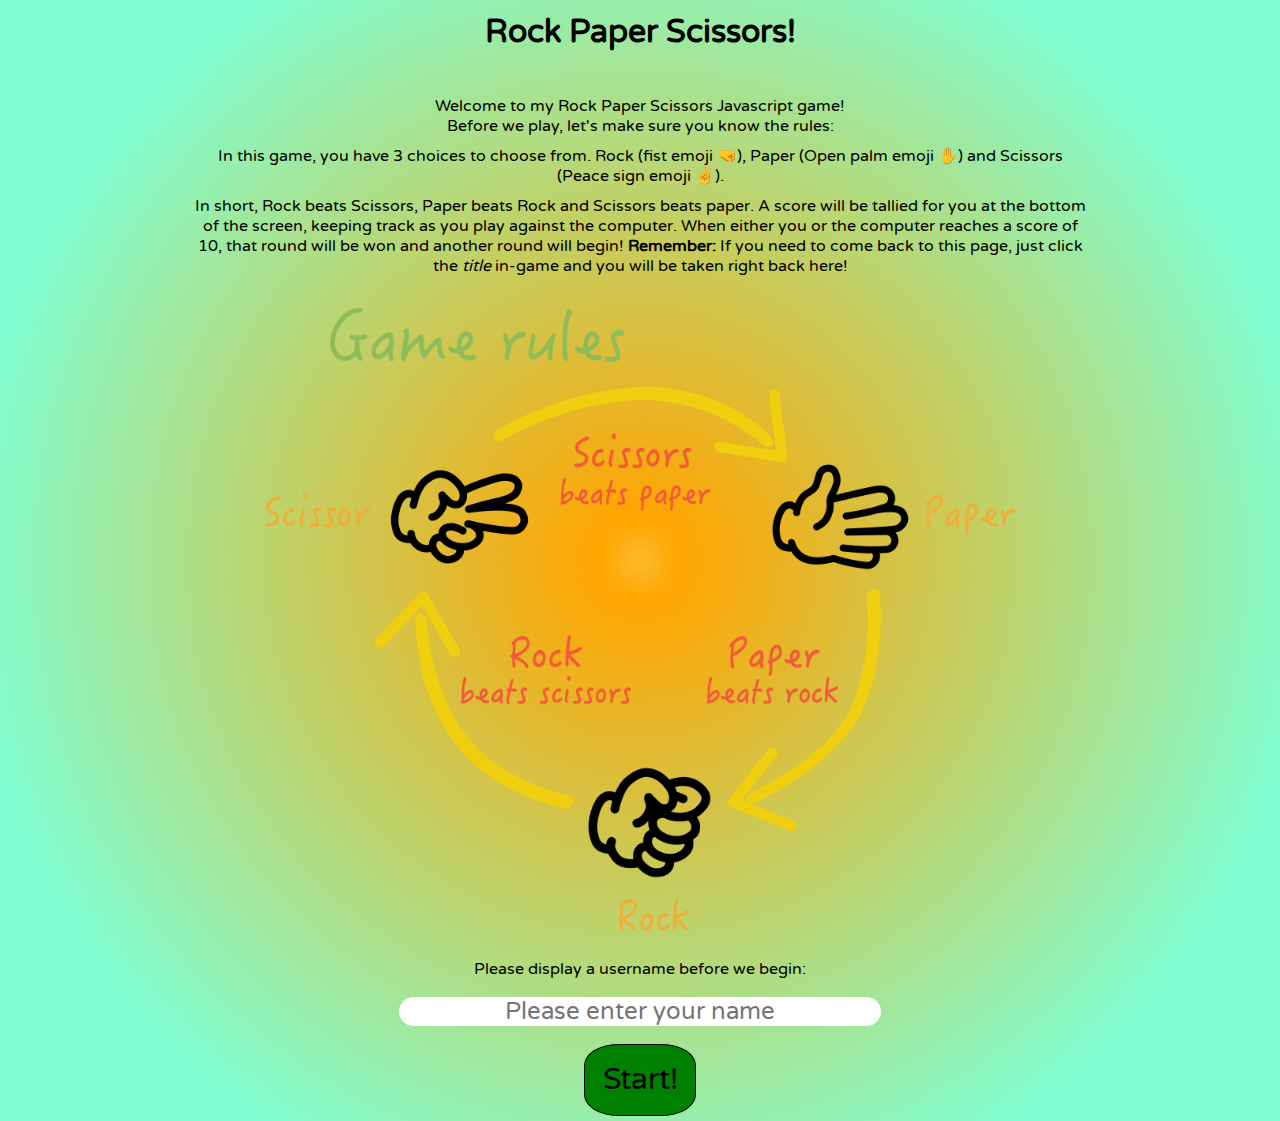
<file: index.html>
<!DOCTYPE html>
<html lang="en">

<head>
    <meta charset="UTF-8">
    <meta http-equiv="X-UA-Compatible" content="IE=edge">
    <meta name="viewport" content="width=device-width, initial-scale=1.0">
    <meta name="description" content="A simple game of Rock, Paper, Scissors!">
    <meta name="keywords" content="rockpaperscissors, game, javascriptgame">
    <!-- CSS Stylesheet link -->
    <link rel="stylesheet" href="./assets/css/style.css">
    <title>Rock-Paper-Scissors</title>
    <!-- Favicon icons -->
    <link rel="apple-touch-icon" sizes="180x180" href="assets/images/favicon_io/apple-touch-icon.png">
    <link rel="icon" type="image/png" sizes="32x32" href="assets/images/favicon_io/favicon-32x32.png">
    <link rel="icon" type="image/png" sizes="16x16" href="assets/images/favicon_io/favicon-16x16.png">
    <link rel="manifest" href="assets/images/favicon_io/site.webmanifest">
</head>
<!-- Start Page that user first sees when website is opened-->

<body>
    <div id="start-page">
        <h1 id="home-h">Rock Paper Scissors! </h1>
        <p class="home-p">Welcome to my Rock Paper Scissors Javascript game! <br>
            Before we play, let's make sure you know the rules:
        </p>
        <p class="home-p">In this game, you have 3 choices to choose from. Rock (fist emoji 🤜), Paper (Open palm emoji
            ✋) and Scissors (Peace sign emoji ✌️). <br>
            <p class="home-p">In short, Rock beats Scissors, Paper beats Rock and Scissors beats paper. A score will be
                tallied for you at the bottom of the screen, keeping track as you play against the computer. When either
                you or the computer reaches a score of 10, that round will be won and another round will begin!

                <b>Remember:</b> If you need to come back to this page, just click the <em>title</em> in-game and you
                will be taken right back here!
            </p>
            <img src="assets/images/rock-paper-scissors-game-rules.png"
                alt="Diagram showing rule of Rock, Paper, Scissors.">
            <p class="home-p">Please display a username before we begin:</p>
            <div id="div-input">
                <input id="u-name" type="text" maxlength="15" placeholder="Please enter your name" name="username"
                    aria-label="Enter-Username">
            </div>
            <!--Start game div/button-->
            <div id="start-game">Start!</div>
    </div>
    <!-- End of Start Page section -->

    <!-- Modal for round win/loss -->
    <div id="modal" class="modal-outer">
        <span id="close-modal">x</span>
        <div class="modal-inner">
            <p id="modalpara"></p>
        </div>
    </div>
    <!-- End of Modal code -->

    
    <!-- Main Game section-->
    <main id="main">
        <!-- Clicking the h1 on the Main Game Page switches back to Start Page-->
        <h1 id="link">Rock Paper Scissors!</h1>
        <div class="content-block">
            <h2 class="subheading"> Choose Your Weapon!</h2>
            <div class="block">
                <!-- In-game player choices-->
                <div id="rock" class="item items">🤜</div>
                <div id="paper" class="item items">✋</div>
                <div id="scissors" class="item items">✌️</div>
            </div>
        </div>
        <!-- Player vs Computer bar-->
        <div class="content-block">
            <div class="block">
                <div id="username" class="player">User</div>
                <div class="vs">vs</div>
                <div class="player">Comp</div>
            </div>
        </div>

        <!-- The game-arena -->
        <div class="content-block">
            <div class="block">
                <div id="user" class="arena-block"></div>
                <div id="comp" class="arena-block"></div>
            </div>
        </div>
        <!-- The WIN/LOSE/DRAW Banner that displays after each user choice-->
        <div id="wl"></div>
        <!-- The match scoreboard-->
        <div class="content-block">
            <div class="block block-score">
                <div id="user-score">User </div>
                <div class="blocktwo" id="score"><span id="u-score">0</span>:<span id="c-score">0</span></div>
                <div id="comp-score"> Comp</div>
            </div>
        </div>
        <!-- The rounds scoreboard -->
        <label id="rounds-label">Rounds</label>
        <div id="rounds"><span id="u-rounds">0</span>:<span id="c-rounds">0</span></div>
        <!-- The Game Reset div/button-->
        <div id="reset">Reset</div>
    </main>

    <!-- Javascript file link-->
    <script src="./assets/javascript/style.js"></script>
</body>

</html>
</file>
<file: assets/css/style.css>
/*-- Fonts Import url --*/
@import url('https://fonts.googleapis.com/css2?family=Lora:wght@500&family=Roboto:wght@300&family=Varela+Round&display=swap');

/*-- Page and Body generic styling --*/
* {
    margin: 0;
    padding: 0;
    border: none;
    font-family: 'Varela Round', sans-serif;
}

body {
    background-image: radial-gradient(circle, #fdbb2d 0%, orange 5%, aquamarine 80%);
}

/*-- Home Page Styling Section --*/
#home-h {
    padding-bottom: 40px;
}

.home-p {
    text-align: center;
    margin: 0 auto;
    max-width: 70vw;
    padding: 5px;
}

img {
    display: block;
    margin-left: auto;
    margin-right: auto;
    width: 60%;
}

#div-input {
    padding: 1%;
    margin-bottom: 5px;
}

input {
    display: block;
    margin: 0 auto;
    font-size: 24px;
    width: calc(20% - 20px);
    text-align: center;
    border-radius: 50px;
}


#start-game {
    width: 110px;
    height: 70px;
    background-color: green;
    display: flex;
    justify-content: center;
    align-items: center;
    text-decoration: none;
    border-radius: 30%;
    border: 1px solid black;
    color: black;
    font-size: 30px;
    margin: auto;
    cursor: pointer;
    margin-bottom: 5px;
}

#start-game:hover {
    background-color: lightgreen;
}

/*-- This hides the page --*/
#start-page {
    display: none;
}

/*-- End of Home Page section styling--*/

/*-- Main Game Section Styling --*/
h1 {
    text-align: center;
    margin: 0 auto;
    padding-top: 1%;
    font-size: calc(26px + (33 - 26) * ((100vw - 300px) / (1440 - 300)));
}

/* -- Link styling --*/

#link {
    text-align: center;
    padding: 5px 10px;  
    position: relative;    
    transition: transform 0.3s ease, color 0.3s ease; 
    color: #000;           
    text-decoration: none;
    overflow: hidden;      
    cursor: pointer;       
}

#link:hover {
    color: #FFF;   
    transform: scale(1.1); 
}

#link:before {
    content: "";           
    position: absolute;    
    top: 50%;              
    left: 50%;
    width: 0%;    
    height: 100%;        
    background-color: lightskyblue; 
    transform: translateX(-50%) translateY(-50%);
    transition: width 0.3s ease; 
    z-index: -1;        
}

#link:hover:before {
    width: 200%;        
}
/* -- End of Link styling --*/


/*-- General Block styling */
.content-block {
    max-width: 85%;
    margin: 0 auto;
    padding: 1rem;
    margin-top: 5px;
}

/*-- "Choose Your Weapon!" Subheading */
.subheading {
    text-align: center;
    font-size: calc(22px + (30 - 22) * ((100vw - 300px) / (1440 - 300)));
}

/*-- General Block styling expanded--*/
.block {
    display: flex;
}

.block>* {
    flex-basis: 100%;
}

.item {
    background: lightgreen;
    border: 3px solid black;
    text-align: center;
    font-size: 2.7rem;
    cursor: pointer;
}

.item:hover {
    background: lightskyblue;
}

/*-- Player/Computer display bar --*/
.player {
    background: lightgreen;
    border: 3px solid black;
    text-align: center;
    font-size: 1.8rem;
}

.vs {
    background: lightgreen;
    border: 3px solid black;
    text-align: center;
    max-width: 10%;
    padding-top: 3%;
}


/*-- Modal Styling --*/
.modal-outer {
    display: none;
    position: absolute;
    z-index: 1;
    height: 100%;
    width: 100%;
    background: transparent
}

.modal-inner {
    background: #fff;
    border: 3px solid red;
    margin: 0 auto;
    height: 20%;
    width: 50%;
    top: 40%;
    position: absolute;
    left: 25%;
}

#modalpara {
    padding: 20px 20px 0px 20px;
    display: flex;
    justify-content: center;
    align-items: center;
}

#close-modal {
    float: right;
    font-size: 26px;
    color: black;
    font-weight: bold;
    position: absolute;
    right: 25.2%;
    top: 40.1%;
    z-index: 10;
}


#close-modal:hover {
    cursor: pointer;
    text-decoration: none;
    animation: wiggle 3s linear;
}

@keyframes wiggle {
    0%, 7% {
      transform: rotateZ(0);
    }
    15% {
      transform: rotateZ(-15deg);
    }
    20% {
      transform: rotateZ(10deg);
    }
    25% {
      transform: rotateZ(-10deg);
    }
    30% {
      transform: rotateZ(6deg);
    }
    35% {
      transform: rotateZ(-4deg);
    }
    40%, 100% {
      transform: rotateZ(0);
    }
  }
  

/*-- End of Modal styling --*/


/*-- 'Arena styling --*/
.arena-block {
    background-color: lightgreen;
    border: 3px solid black;
    text-align: center;
    height: 25vh;
    display: flex;
    justify-content: center;
    align-items: center;
}

.displayplayerchoice {
    font-size: 4rem;
}

/*-- WIN/LOSE/DRAW message --*/
#wl {
    max-width: 80%;
    margin: 0 auto;
    background: #fff;
    color: red;
    text-align: center;
    font-size: 20px;
    border: 3px solid black;
    height: 5vh;
    padding-top: 4.5%;
}

/*-- Score Board --*/
#user-score,
#comp-score {
    flex-basis: 80%;
    justify-content: center;
    text-align: center;
    font-size: 1.5rem;
    border: 2px solid black;
    padding-top: 1%;
    background: lightskyblue;
}

.blocktwo {
    display: flex;
    max-width: 60px;
    justify-content: center;
    text-align: center;
    padding-top: 1%;
    border: 2px solid black;
    font-size: 1.7rem;
    background: #fff;
}

/*-- Rounds box styling --*/
#rounds {
    background: #fff;
    border: 3px solid black;
    display: flex;
    justify-content: center;
    align-items: center;
    text-align: center;
    font-size: 20px;
    margin: 0 auto;
    height: 35px;
    width: 70px
}

#rounds-label {
    margin: 0 auto;
    font-size: 18px;
    display: flex;
    justify-content: center;
    align-items: center;
}

/*-- Green Reset button (div) --*/
#reset {
    width: 110px;
    height: 70px;
    background-color: green;
    display: flex;
    justify-content: center;
    align-items: center;
    text-decoration: none;
    border-radius: 30%;
    border: 1px solid black;
    color: black;
    font-size: 30px;
    bottom: 15px;
    margin: auto;
    margin-top: 10px;
    cursor: pointer;
    margin-bottom: 5px;
}

#reset:hover {
    background-color: lightgreen;
}

/*-- This hides the Game page until called on by JS --*/
#main {
    display: none;
}

/*-- Media Query section --*/

@media screen and (min-width: 425px) and (max-width:767px) {
    .vs {
        padding-top: 1.5%;
    }
    
}

.modal-inner {
    height: 30%;
}

/*-- Error 404 file styling--*/

#error-title {
    text-align: center;
    font-weight: bold;
    padding-top: 50px
}

#error {
    display: flex;
    justify-content: center;
    align-items: center;
    padding-top: 100px;
    padding-bottom: 30px
}

#return {
    text-align: center;
    text-decoration: none;
    color: black;
}

/*-- End of Error 404 styling section --*/

@media screen and (min-width: 320px) and (max-width: 768px) {
    input {
        width: 80%;
    }
}

@media screen and (min-width: 768px) {

    .img {
        width: 50%;
    }

    .vs {
        padding-top: 1%;
    }

    #wl {
        padding-top: 1.5%;
    }

    input {
        width: calc(40% - 20px);
    }

}

@media screen and (min-width: 1440px) {
    .vs {
        padding-top: 0.5%;
    }
}

@media screen and (min-height: 900px) {
    .arena-block {
        height: 35vh;
    }
}

/* End of Media Query Section */
</file>
